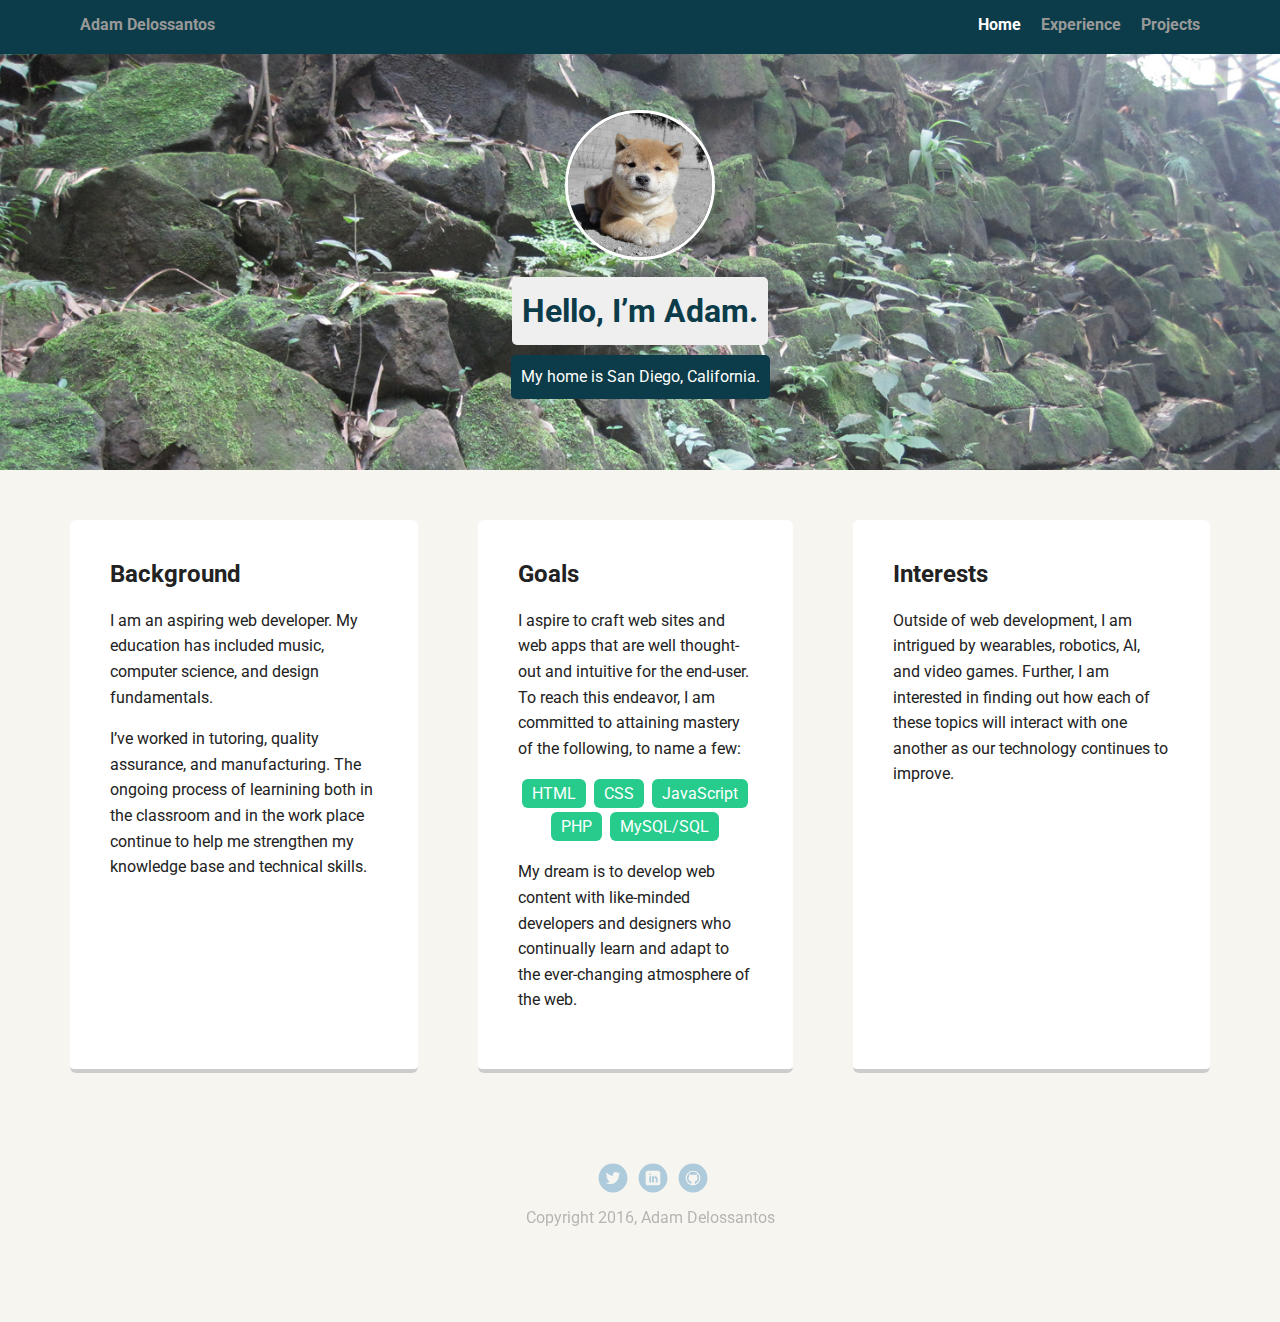
<file: index.html>
<!doctype html>
<html lang="en">
<head>
  <meta charset="utf-8">
  <title>Adam Delossantos' Profile</title>
  <meta name="viewport" content="width=device-width, initial-scale=1.0">
  <link rel="stylesheet" href="styles.css">
  <link href="https://fonts.googleapis.com/css?family=Muli%7CRoboto:400,300,500,700,900" rel="stylesheet"></head>
  <body>

    <div class="main-nav">
        <ul class="nav">
          <li class="name"><a href="index.html">Adam Delossantos</a></li>
          <li ><a class="current" href="index.html">Home</a></li>
          <li><a href="experience.html">Experience</a></li>
          <li><a href="projects.html">Projects</a></li>
        </ul>
    </div>

    <header>
      <img src="images/me_shiba.png" alt="Image of Adam Delossantos" class="profile-image">
      <h1 class="tag name">Hello, I’m Adam.</h1>
      <p class="tag location">My home is San Diego, California.</p>
    </header>

    <main class="flex">
      <div class="card">
        <h2>Background</h2>
        <p>I am an aspiring web developer. My education has included music, computer science, and design fundamentals.  </p>
        <p>I’ve worked in tutoring, quality assurance, and manufacturing. The ongoing process of learnining both in the classroom and in the work place continue to help me strengthen my knowledge base and technical skills.</p>
      </div> 

      <div class="card">
        <h2>Goals</h2>
        <p>I aspire to craft web sites and web apps that are well thought-out and intuitive for the end-user. To reach this endeavor, I am committed to attaining mastery of the following, to name a few:</p>
        <ul class="skills">
          <li>HTML</li>
          <li>CSS</li>
          <li>JavaScript</li>
          <li>PHP</li>
          <li>MySQL/SQL</li>
        </ul>
        <p>My dream is to develop web content with like-minded developers and designers who continually learn and adapt to the ever-changing atmosphere of the web.</p>
      </div> 
      
      <div class="card">
        <h2>Interests</h2>
        <p>Outside of web development, I am intrigued by wearables, robotics, AI, and video games. Further, I am interested in finding out how each of these topics will interact with one another as our technology continues to improve.</p>
      </div> 

    </main>
    <footer>
      <ul>
        <li><a href="https://twitter.com/adam_del" class="social twitter">Twitter</a></li>
        <li><a href="https://www.linkedin.com/in/adam-delossantos-60457540" class="social linkedin">LinkedIn</a></li>
        <li><a href="https://github.com/aDelossantos" class="social github">Github</a></li>
      </ul>
      <p class="copyright">Copyright 2016, Adam Delossantos</p>
    </footer>
  </body>
  </html>
</file>
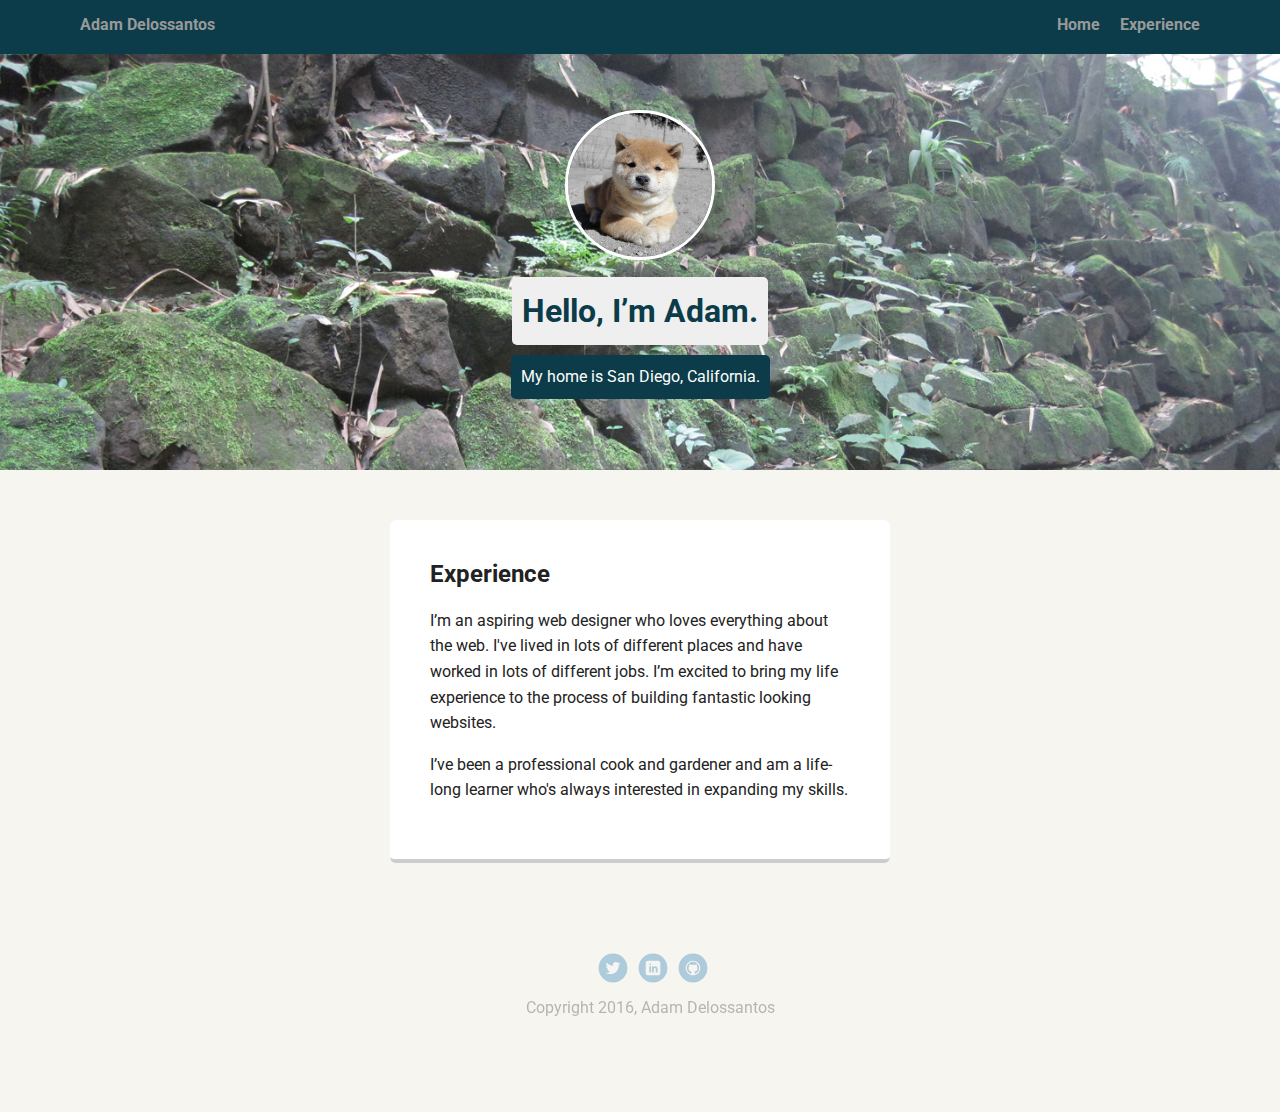
<file: experience.html>
<!doctype html>
<html lang="en">
<head>
  <meta charset="utf-8">
  <title>Adam Delossantos' Profile</title>
  <meta name="viewport" content="width=device-width, initial-scale=1.0">
  <link rel="stylesheet" href="styles.css">
  <link href="https://fonts.googleapis.com/css?family=Muli%7CRoboto:400,300,500,700,900" rel="stylesheet"></head>
  <body>

    <div class="main-nav">
        <ul class="nav">
          <li class="name"><a href="index.html">Adam Delossantos</a></li>
          <li><a href="index.html">Home</a></li>
          <li><a href="#">Experience</a></li>
        </ul>
    </div>

    <header>
      <img src="images/me_shiba.png" alt="Image of Adam Delossantos" class="profile-image">
      <h1 class="tag name">Hello, I’m Adam.</h1>
      <p class="tag location">My home is San Diego, California.</p>
    </header>

    <main class="flex">
      <div class="card">
        <h2>Experience</h2>
        <p>I’m an aspiring web designer who loves everything about the web. I've lived in lots of different places and have worked in lots of different jobs. I’m excited to bring my life experience to the process of building fantastic looking websites.</p>
        <p>I’ve been a professional cook and gardener and am a life-long learner who's always interested in expanding my skills.</p>
      </div> 

    </main>
    <footer>
      <ul>
        <li><a href="#" class="social twitter">Twitter</a></li>
        <li><a href="#" class="social linkedin">LinkedIn</a></li>
        <li><a href="#" class="social github">Github</a></li>
      </ul>
      <p class="copyright">Copyright 2016, Adam Delossantos</p>
    </footer>
  </body>
  </html>
</file>
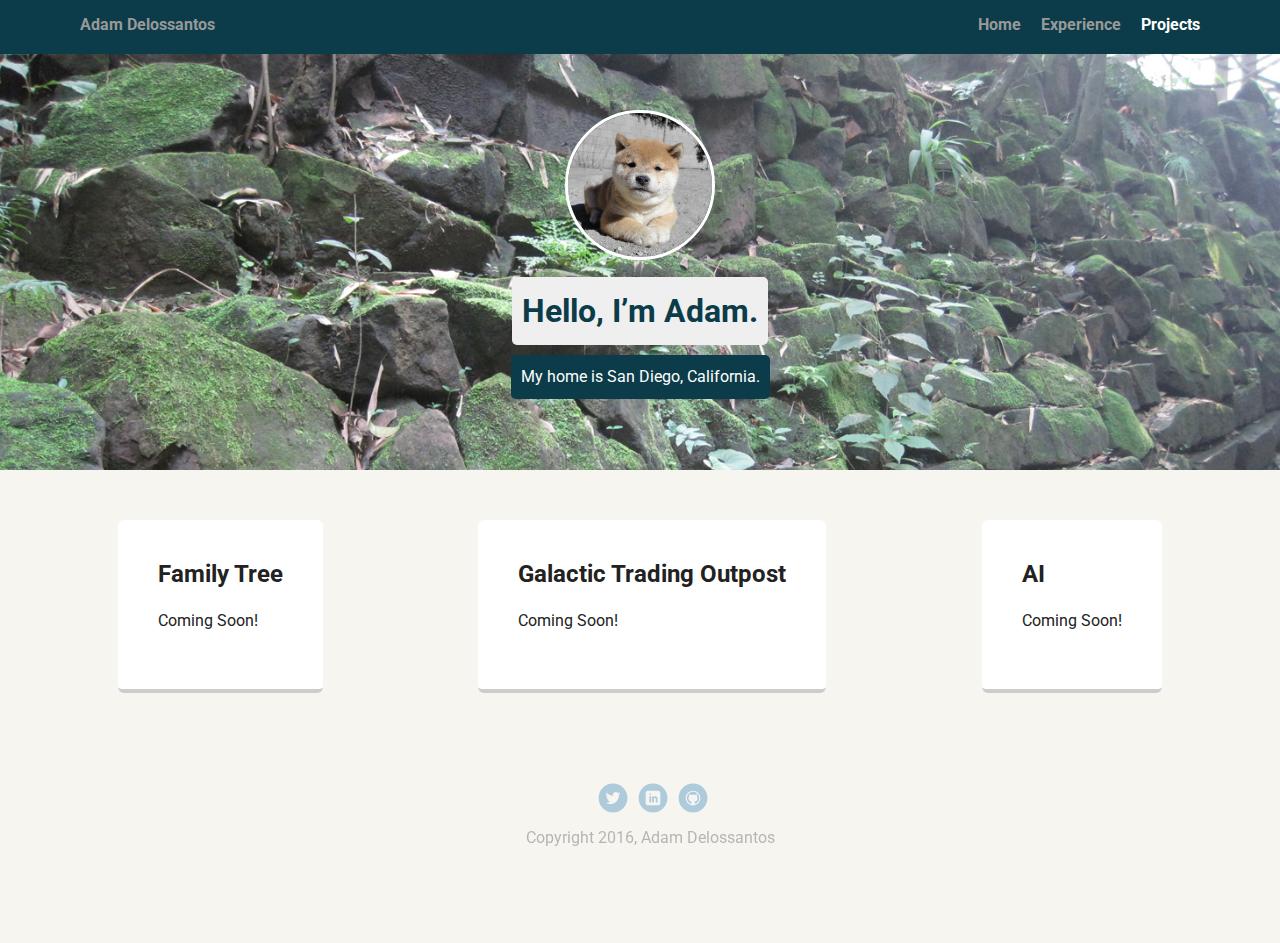
<file: projects.html>
<!doctype html>
<html lang="en">
<head>
  <meta charset="utf-8">
  <title>Adam Delossantos' Profile</title>
  <meta name="viewport" content="width=device-width, initial-scale=1.0">
  <link rel="stylesheet" href="styles.css">
  <link href="https://fonts.googleapis.com/css?family=Muli%7CRoboto:400,300,500,700,900" rel="stylesheet"></head>
  <body>

    <div class="main-nav">
        <ul class="nav">
          <li class="name"><a href="index.html">Adam Delossantos</a></li>
          <li><a href="index.html">Home</a></li>
          <li><a href="experience.html">Experience</a></li>
          <li><a class="current" href="projects.html">Projects</a></li>
        </ul>
    </div>

    <header>
      <img src="images/me_shiba.png" alt="Image of Adam Delossantos" class="profile-image">
      <h1 class="tag name">Hello, I’m Adam.</h1>
      <p class="tag location">My home is San Diego, California.</p>
    </header>

    <main class="flex">
      <div class="card">
        <h2>Family Tree</h2>
        <p>Coming Soon!</p>
      </div>
      
      <div class="card">
        <h2>Galactic Trading Outpost</h2>
        <p>Coming Soon!</p>
      </div>
      
      <div class="card">
        <h2>AI</h2>
        <p>Coming Soon!</p>
      </div>

    </main>
    <footer>
      <ul>
        <li><a href="https://twitter.com/adam_del" class="social twitter">Twitter</a></li>
        <li><a href="https://www.linkedin.com/in/adam-delossantos-60457540" class="social linkedin">LinkedIn</a></li>
        <li><a href="https://github.com/aDelossantos" class="social github">Github</a></li>
      </ul>
      <p class="copyright">Copyright 2016, Adam Delossantos</p>
    </footer>
  </body>
  </html>
</file>
<file: styles.css>
/* Global Layout Set-up */
* { 
  box-sizing: border-box;
}
  
body {
  margin: 0;
  padding: 0;
  text-align: center;
  font-family: 'Roboto', sans-serif;
  color: #222;
  background: #f7f5f0;
}
/* Link Styles */

a {
  text-decoration: none;
  color: #999;
}
a:hover {
  color: #0C3C49;
}

/* Section Styles */

.main-nav {
  width: 100%;
  background: #0C3C49;
  min-height: 30px;
  padding: 10px;
  position: fixed;
  text-align: center;
}
.nav {
  display: flex;
  justify-content: space-around;
  font-weight: 700;
  list-style-type: none;
  margin: 0 auto;
  padding: 0;
}

.nav .name {
    display: block;
    margin-right: auto;
    color: white;
}
.nav li {
  padding: 5px 10px 10px 10px;
}
.nav a {
  transition: all .5s;
}
.nav a:hover, .nav a.current {
  color: white
}

header {
  text-align: center;
  background: url('images/moss_rocks.jpg') no-repeat top center ;
  background-size: cover;
  overflow: hidden;
  padding-top: 60px;
}
header {
  line-height: 1.5;
}
header .profile-image {
  margin-top: 50px;
  width: 150px;
  height: 150px;
  border-radius: 50%;
  border: 3px solid white;
  transition: all .5s;
}
header .profile-image:hover {
  transform: scale(1.4);
  border-radius: 5%;
}
.tag {
  background-color: #efefef;
  color: #0C3C49;
  padding: 10px;
  border-radius: 5px;
  display: table;
  margin: 10px auto;
} 
.location {
  background-color: #0C3C49;
  color: #FFF;
}
.card {
  margin: 30px;
  padding: 20px 40px 40px;
  max-width: 500px;
  text-align: left;
  background: #fff;
  border-bottom: 4px solid #ccc;
  border-radius: 6px;
  transition: all .5s;
}
.card:hover {
  border-color: #0C3C49;
}

ul.skills {
  padding: 0;
  text-align: center;
}

.skills li {
  border-radius: 6px;
  display: inline-block;
  background: #27CC8D;
  color: white;
  padding: 5px 10px;
  margin: 2px;
}

footer {
  width: 100%;
  min-height: 30px;
  padding: 20px 0 40px 20px;
}

footer .copyright {
  top: -8px;
  font-size: .75em;
  opacity: .3;
}

footer ul {
  list-style-type: none;
  margin: 0;
  padding: 0;
}

footer ul li {
  display: inline-block;
}

a.social {
  display: inline-block;
  text-indent: -9999px;
  margin-left: 5px;
  width: 30px;
  height: 30px;
  background-size: 30px 30px;
  opacity: .4;
  transition: all .5s;
  filter: grayscale(50%);
}
a.twitter {
  background-image: url(images/twitter.svg);
}
a.linkedin {
  background-image: url(images/linkedin.svg);
}
a.github {
  background-image: url(images/github.svg);
}
a.social:hover {
  opacity: 1;
}
.clearfix {
  clear: both;
}

/* Styles for larger screens */
@media screen and (min-width: 720px) {
  
  .flex {
      display: -ms-flexbox;      /* TWEENER - IE 10 */
      display: flex; 
      max-width: 1200px;
      -ms-flex-pack: distribute;
      justify-content: space-around;
      margin: 0 auto;
  }

  header {
    min-height: 470px;
  }

  .nav {
    max-width: 1200px;
    padding: 0 30px;
  }


  main {
    padding-top: 20px;
  }

  main p {
    line-height: 1.6em;
  }

  footer {
    font-size: 1.3em;
    max-width: 1200px;
    margin: 40px auto;
  }

}
</file>
